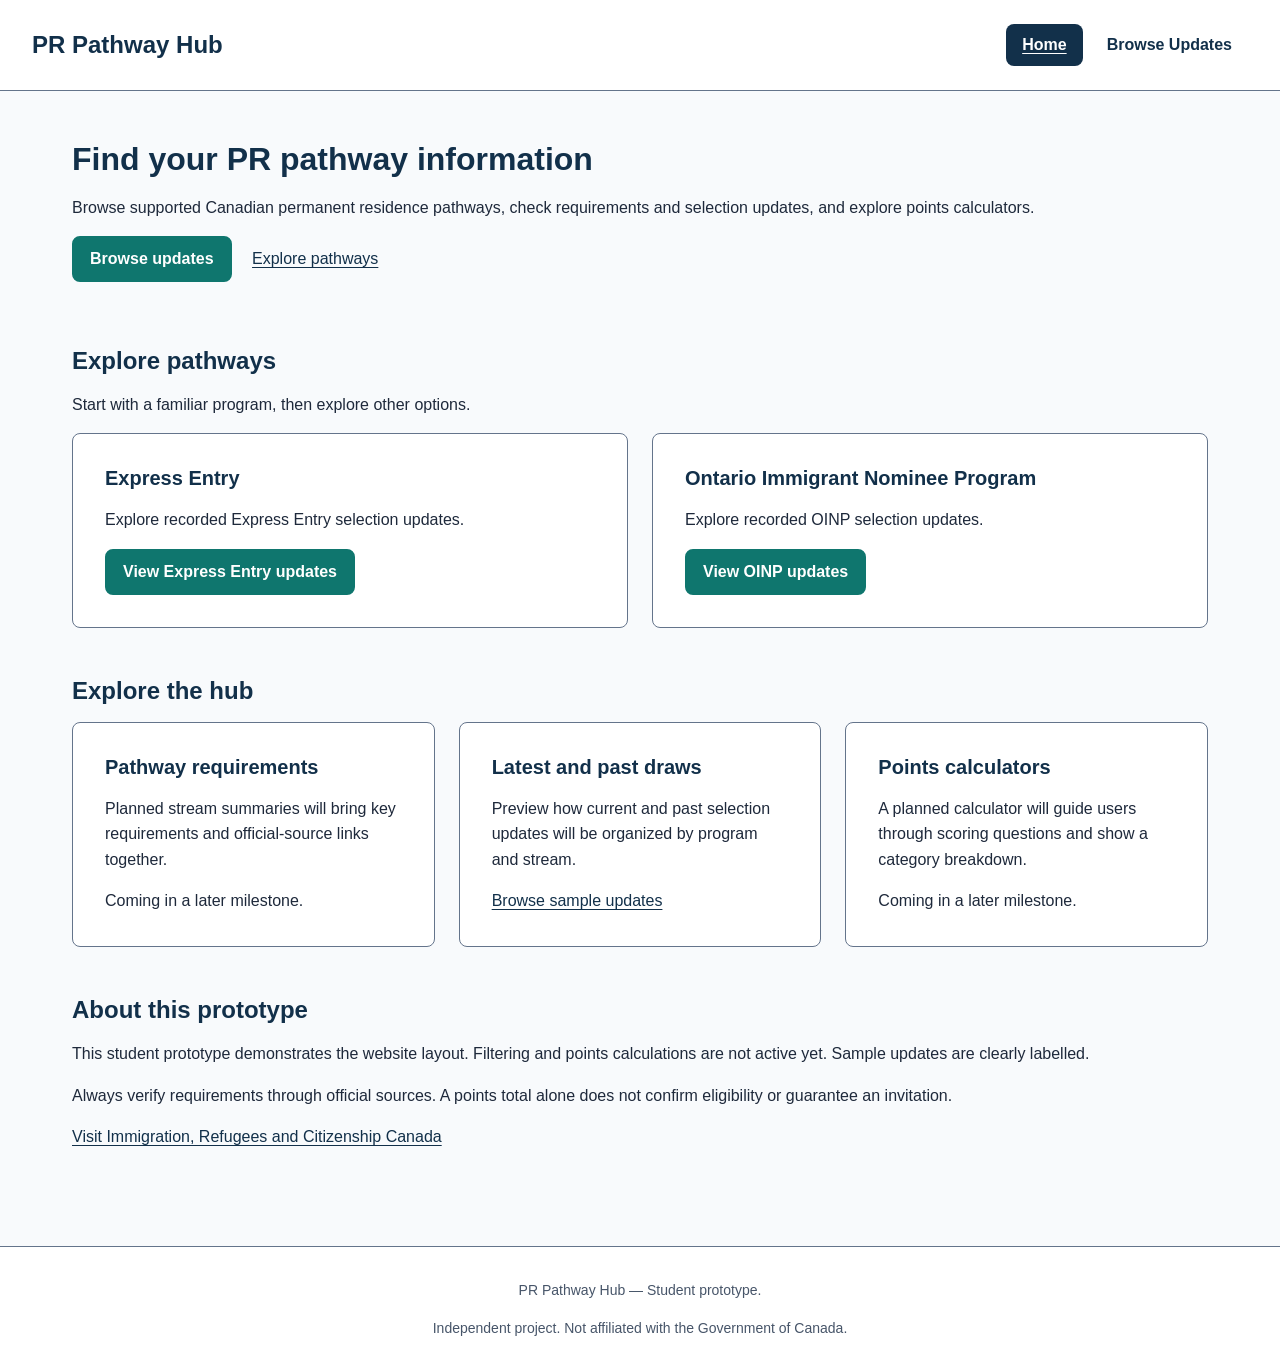
<file: site/index.html>
<!doctype html>
<html lang="en">
  <head>
    <meta charset="UTF-8" />
    <meta name="viewport" content="width=device-width, initial-scale=1.0" />
    <title>PR Pathway Hub — Home</title>
    <link rel="stylesheet" href="styles.css" />
  </head>

  <body>
    <header>
      <a href="index.html" class="site-name">PR Pathway Hub</a>

      <nav aria-label="Main navigation">
        <a href="index.html" class="active" aria-current="page">Home</a>
        <a href="updates.html">Browse Updates</a>
      </nav>
    </header>

    <main>
      <section aria-labelledby="intro-heading">
        <h1 id="intro-heading">Find your PR pathway information</h1>

        <p>
          Browse supported Canadian permanent residence pathways, check
          requirements and selection updates, and explore points calculators.
        </p>

        <a href="updates.html" class="btn">Browse updates</a>
        <a href="#pathways">Explore pathways</a>
      </section>

      <section id="pathways" aria-labelledby="pathways-heading">
        <h2 id="pathways-heading">Explore pathways</h2>
        <p>Start with a familiar program, then explore other options.</p>

        <ul class="card-grid">
          <li>
            <article class="card">
              <h3>Express Entry</h3>
              <p>Explore recorded Express Entry selection updates.</p>
              <a href="updates.html#express-entry" class="btn">
                View Express Entry updates
              </a>
            </article>
          </li>

          <li>
            <article class="card">
              <h3>Ontario Immigrant Nominee Program</h3>
              <p>Explore recorded OINP selection updates.</p>
              <a href="updates.html#oinp" class="btn"> View OINP updates </a>
            </article>
          </li>
        </ul>
      </section>

      <section aria-labelledby="features-heading">
        <h2 id="features-heading">Explore the hub</h2>

        <ul class="card-grid">
          <li>
            <article class="card">
              <h3>Pathway requirements</h3>
              <p>
                Planned stream summaries will bring key requirements and
                official-source links together.
              </p>
              <p>Coming in a later milestone.</p>
            </article>
          </li>

          <li>
            <article class="card">
              <h3>Latest and past draws</h3>
              <p>
                Preview how current and past selection updates will be organized
                by program and stream.
              </p>
              <a href="updates.html">Browse sample updates</a>
            </article>
          </li>

          <li>
            <article class="card">
              <h3>Points calculators</h3>
              <p>
                A planned calculator will guide users through scoring questions
                and show a category breakdown.
              </p>
              <p>Coming in a later milestone.</p>
            </article>
          </li>
        </ul>
      </section>

      <section aria-labelledby="prototype-heading">
        <h2 id="prototype-heading">About this prototype</h2>
        <p>
          This student prototype demonstrates the website layout. Filtering and
          points calculations are not active yet. Sample updates are clearly
          labelled.
        </p>
        <p>
          Always verify requirements through official sources. A points total
          alone does not confirm eligibility or guarantee an invitation.
        </p>
        <a
          href="https://www.canada.ca/en/services/immigration-citizenship.html"
        >
          Visit Immigration, Refugees and Citizenship Canada
        </a>
      </section>
    </main>

    <footer>
      <p>PR Pathway Hub — Student prototype.</p>
      <p>Independent project. Not affiliated with the Government of Canada.</p>
    </footer>
  </body>
</html>
</file>
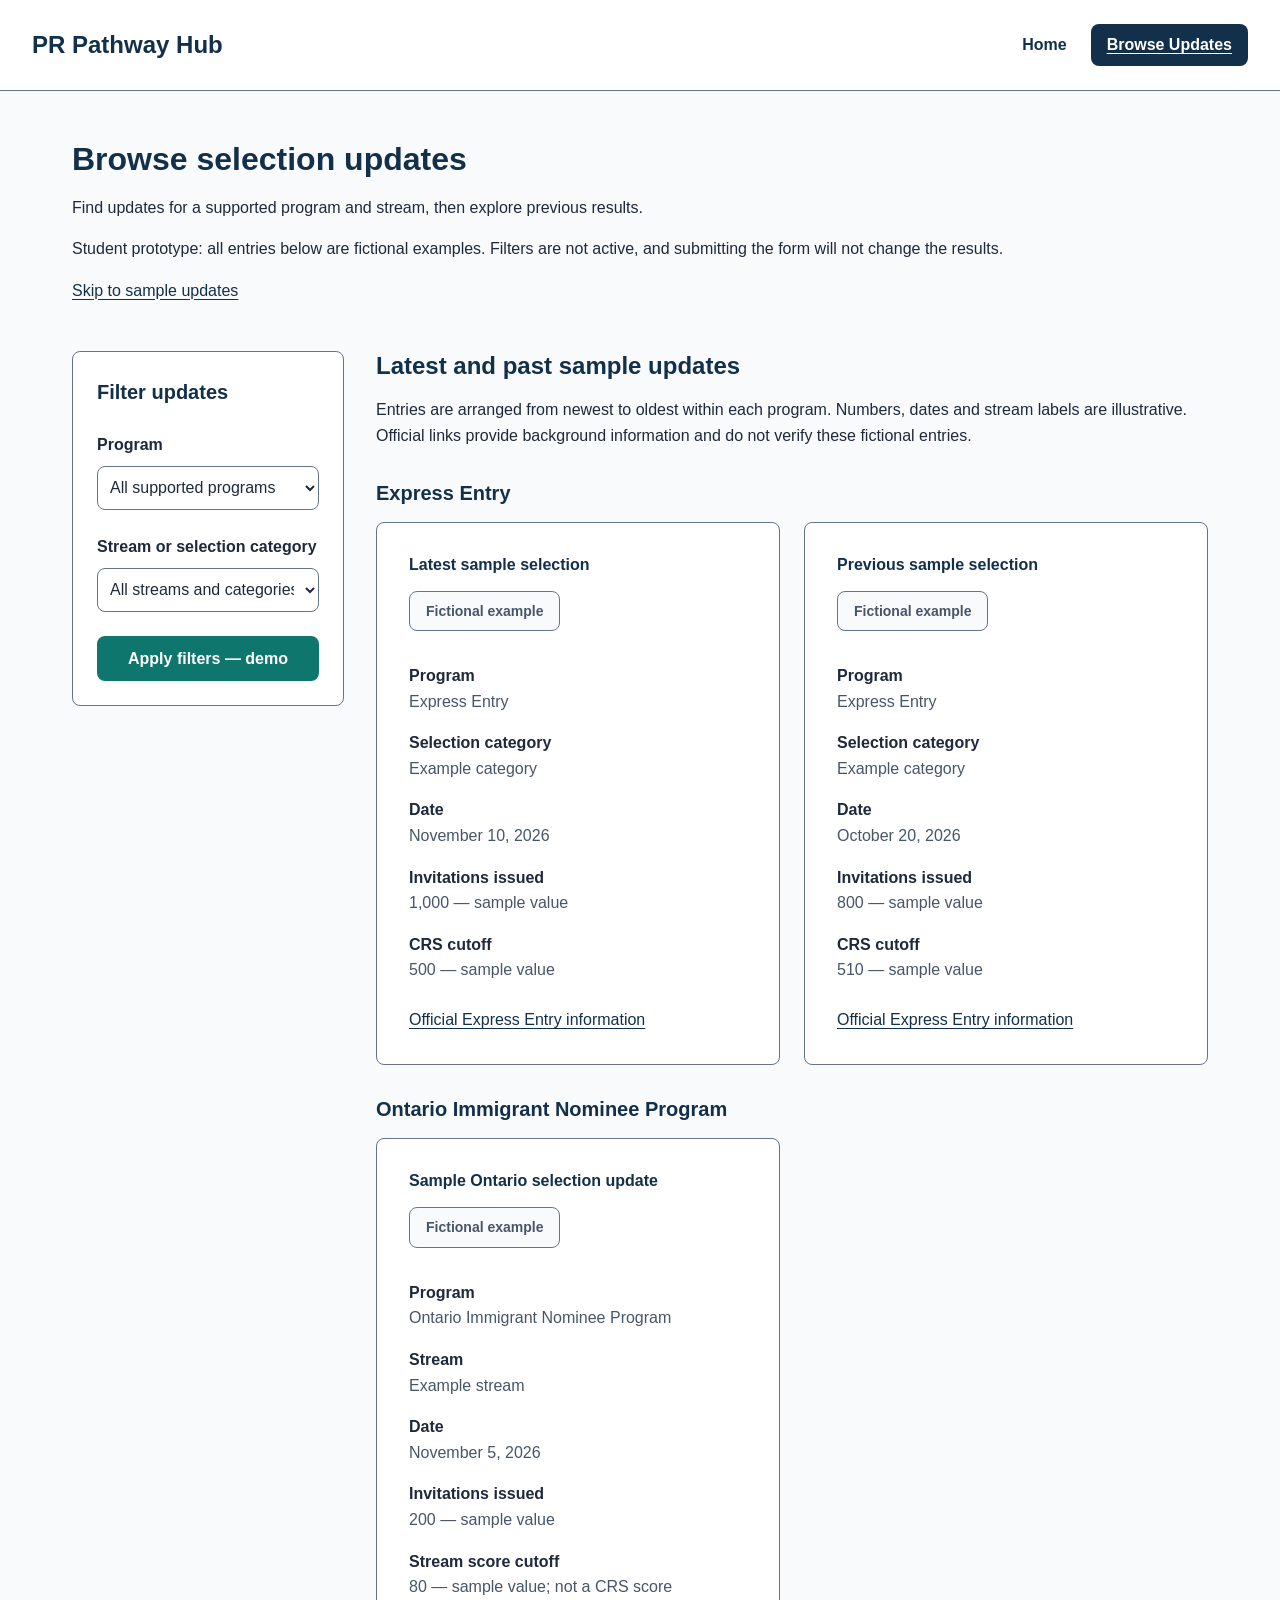
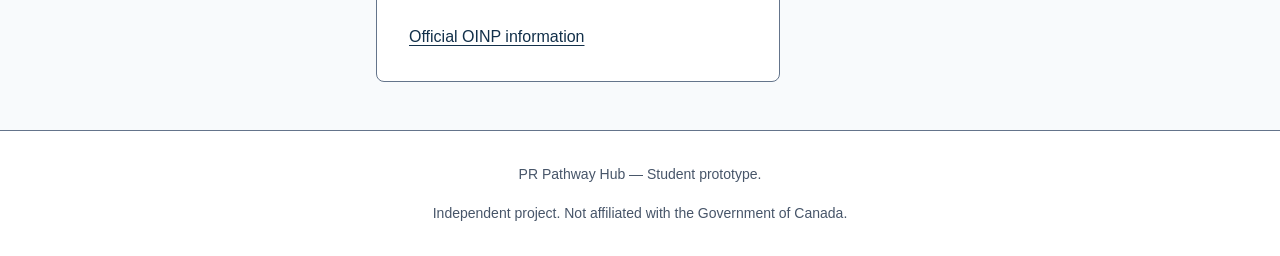
<file: site/updates.html>
<!doctype html>
<html lang="en">
  <head>
    <meta charset="UTF-8" />
    <meta name="viewport" content="width=device-width, initial-scale=1.0" />
    <title>PR Pathway Hub — Browse Updates</title>
    <link rel="stylesheet" href="styles.css" />
  </head>

  <body>
    <header>
      <a href="index.html" class="site-name">PR Pathway Hub</a>

      <nav aria-label="Main navigation">
        <a href="index.html">Home</a>
        <a href="updates.html" class="active" aria-current="page">
          Browse Updates
        </a>
      </nav>
    </header>

    <main>
      <section aria-labelledby="page-heading">
        <h1 id="page-heading">Browse selection updates</h1>
        <p>
          Find updates for a supported program and stream, then explore previous
          results.
        </p>
        <p id="prototype-note">
          Student prototype: all entries below are fictional examples. Filters
          are not active, and submitting the form will not change the results.
        </p>
        <a href="#results">Skip to sample updates</a>
      </section>

      <div class="updates-layout">
        <form
          action="updates.html"
          method="get"
          aria-describedby="prototype-note"
        >
          <fieldset>
            <legend>Filter updates</legend>

            <div class="form-group">
              <label for="program">Program</label>
              <select id="program" name="program">
                <option value="">All supported programs</option>
                <option value="express-entry">Express Entry</option>
                <option value="oinp">Ontario Immigrant Nominee Program</option>
              </select>
            </div>

            <div class="form-group">
              <label for="stream">Stream or selection category</label>
              <select id="stream" name="stream">
                <option value="">All streams and categories</option>
                <option value="ee-example">
                  Express Entry — example category
                </option>
                <option value="oinp-example">OINP — example stream</option>
              </select>
            </div>

            <button type="submit" class="btn">Apply filters — demo</button>
          </fieldset>
        </form>

        <section id="results" aria-labelledby="results-heading">
          <h2 id="results-heading">Latest and past sample updates</h2>
          <p>
            Entries are arranged from newest to oldest within each program.
            Numbers, dates and stream labels are illustrative. Official links
            provide background information and do not verify these fictional
            entries.
          </p>

          <section id="express-entry" aria-labelledby="ee-heading">
            <h3 id="ee-heading">Express Entry</h3>

            <ul class="card-grid">
              <li>
                <article class="card">
                  <h4>Latest sample selection</h4>
                  <p class="sample-label">Fictional example</p>

                  <dl>
                    <dt>Program</dt>
                    <dd>Express Entry</dd>

                    <dt>Selection category</dt>
                    <dd>Example category</dd>

                    <dt>Date</dt>
                    <dd>
                      <time datetime="2026-11-10">November 10, 2026</time>
                    </dd>

                    <dt>Invitations issued</dt>
                    <dd>1,000 — sample value</dd>

                    <dt>CRS cutoff</dt>
                    <dd>500 — sample value</dd>
                  </dl>

                  <a
                    href="https://www.canada.ca/en/immigration-refugees-citizenship/services/immigrate-canada/express-entry.html"
                  >
                    Official Express Entry information
                  </a>
                </article>
              </li>

              <li>
                <article class="card">
                  <h4>Previous sample selection</h4>
                  <p class="sample-label">Fictional example</p>

                  <dl>
                    <dt>Program</dt>
                    <dd>Express Entry</dd>

                    <dt>Selection category</dt>
                    <dd>Example category</dd>

                    <dt>Date</dt>
                    <dd><time datetime="2026-10-20">October 20, 2026</time></dd>

                    <dt>Invitations issued</dt>
                    <dd>800 — sample value</dd>

                    <dt>CRS cutoff</dt>
                    <dd>510 — sample value</dd>
                  </dl>

                  <a
                    href="https://www.canada.ca/en/immigration-refugees-citizenship/services/immigrate-canada/express-entry.html"
                  >
                    Official Express Entry information
                  </a>
                </article>
              </li>
            </ul>
          </section>

          <section id="oinp" aria-labelledby="oinp-heading">
            <h3 id="oinp-heading">Ontario Immigrant Nominee Program</h3>

            <ul class="card-grid">
              <li>
                <article class="card">
                  <h4>Sample Ontario selection update</h4>
                  <p class="sample-label">Fictional example</p>

                  <dl>
                    <dt>Program</dt>
                    <dd>Ontario Immigrant Nominee Program</dd>

                    <dt>Stream</dt>
                    <dd>Example stream</dd>

                    <dt>Date</dt>
                    <dd><time datetime="2026-11-05">November 5, 2026</time></dd>

                    <dt>Invitations issued</dt>
                    <dd>200 — sample value</dd>

                    <dt>Stream score cutoff</dt>
                    <dd>80 — sample value; not a CRS score</dd>
                  </dl>

                  <a
                    href="https://www.ontario.ca/page/ontario-immigrant-nominee-program-oinp"
                  >
                    Official OINP information
                  </a>
                </article>
              </li>
            </ul>
          </section>
        </section>
      </div>
    </main>

    <footer>
      <p>PR Pathway Hub — Student prototype.</p>
      <p>Independent project. Not affiliated with the Government of Canada.</p>
    </footer>
  </body>
</html>
</file>
<file: site/styles.css>
/* ==========================================================
   Studio Project 1 stylesheet
   Fill in the sections in order. Commit after each one.
   ========================================================== */

/* 1. DESIGN TOKENS */

:root {
  --color-bg: #f8fafc;
  --color-surface: #ffffff;
  --color-text: #1e293b;
  --color-primary: #12304a;
  --color-accent: #0f766e;
  --color-accent-dark: #115e59;
  --color-border: #64748b;
  --color-muted: #475569;

  --font-heading: "Segoe UI", Arial, sans-serif;
  --font-body: "Segoe UI", Arial, sans-serif;

  --text-small: 0.875rem;
  --text-body: 1rem;
  --text-h3: 1.25rem;
  --text-h2: 1.5rem;
  --text-h1: 2rem;

  --space-1: 0.5rem;
  --space-2: 1rem;
  --space-3: 1.5rem;
  --space-4: 2rem;
  --space-6: 3rem;

  --radius: 0.5rem;
  --content-width: 75rem;
  --line-height: 1.6;

  --focus-offset: 0.25rem;
  --control-height: 2.75rem;
  --underline-offset: 0.2em;
  --underline-hover: 0.15em;
}

/* 2. BASE */

*,
*::before,
*::after {
  box-sizing: border-box;
}

body {
  margin: 0;
  background: var(--color-bg);
  color: var(--color-text);
  font-family: var(--font-body);
  font-size: var(--text-body);
  line-height: var(--line-height);
}

img {
  display: block;
  max-width: 100%;
  height: auto;
}

h1,
h2,
h3,
h4 {
  margin: 0 0 var(--space-2);
  color: var(--color-primary);
  font-family: var(--font-heading);
  line-height: 1.25;
}

h1 {
  font-size: var(--text-h1);
}

h2 {
  font-size: var(--text-h2);
}

h3 {
  font-size: var(--text-h3);
}

h4 {
  font-size: var(--text-body);
}

p {
  margin: 0 0 var(--space-2);
}

a {
  color: var(--color-primary);
  text-underline-offset: var(--underline-offset);
  overflow-wrap: anywhere;
}

a:hover {
  text-decoration-thickness: var(--underline-hover);
}

a:focus-visible,
button:focus-visible,
select:focus-visible {
  outline: 3px solid var(--color-primary);
  outline-offset: var(--focus-offset);
}

button,
select {
  font: inherit;
}

main {
  width: 100%;
  max-width: var(--content-width);
  margin-inline: auto;
  padding: var(--space-4) var(--space-2);
}

main > section {
  margin-bottom: var(--space-6);
}

section {
  scroll-margin-top: var(--space-2);
}

section,
article,
form,
li {
  min-width: 0;
}

ul {
  margin: 0;
  padding: 0;
}

/* 3. HEADER AND NAVIGATION */

body > header {
  display: flex;
  flex-direction: column;
  gap: var(--space-2);
  padding: var(--space-3) var(--space-2);
  background: var(--color-surface);
  border-bottom: 1px solid var(--color-border);
}

.site-name {
  color: var(--color-primary);
  font-family: var(--font-heading);
  font-size: var(--text-h2);
  font-weight: 700;
  text-decoration: none;
}

nav {
  display: flex;
  flex-wrap: wrap;
  gap: var(--space-1);
}

nav a {
  display: inline-block;
  padding: var(--space-1) var(--space-2);
  border-radius: var(--radius);
  font-weight: 600;
  text-decoration: none;
}

nav a:hover {
  text-decoration: underline;
}

nav a.active {
  background: var(--color-primary);
  color: var(--color-surface);
  text-decoration: underline;
}

/* FOOTER */

body > footer {
  padding: var(--space-4) var(--space-2);
  background: var(--color-surface);
  color: var(--color-muted);
  border-top: 1px solid var(--color-border);
  font-size: var(--text-small);
  text-align: center;
}

body > footer p:last-child {
  margin-bottom: 0;
}

/* 4. LAYOUT */

.card-grid {
  display: grid;
  grid-template-columns: minmax(0, 1fr);
  gap: var(--space-3);
  list-style: none;
}

.card-grid > li {
  display: flex;
}

.updates-layout {
  display: grid;
  grid-template-columns: minmax(0, 1fr);
  gap: var(--space-4);
  align-items: start;
}

#results > section {
  margin-top: var(--space-4);
}

/* 5. REUSABLE COMPONENTS */

.card {
  width: 100%;
  padding: var(--space-3);
  background: var(--color-surface);
  border: 1px solid var(--color-border);
  border-radius: var(--radius);
  overflow-wrap: anywhere;
}

.card > :last-child {
  margin-bottom: 0;
}

.btn {
  display: inline-block;
  max-width: 100%;
  padding: var(--space-1) var(--space-2);
  background: var(--color-accent);
  color: var(--color-surface);
  border: 2px solid var(--color-accent);
  border-radius: var(--radius);
  font-weight: 600;
  line-height: var(--line-height);
  text-align: center;
  text-decoration: none;
  white-space: normal;
  overflow-wrap: anywhere;
  cursor: pointer;
}

.btn:hover {
  background: var(--color-accent-dark);
  border-color: var(--color-accent-dark);
  text-decoration: underline;
}

main > section:first-child .btn {
  margin-right: var(--space-2);
  margin-bottom: var(--space-2);
}

.sample-label {
  display: inline-block;
  padding: var(--space-1) var(--space-2);
  color: var(--color-muted);
  background: var(--color-bg);
  border: 1px solid var(--color-border);
  border-radius: var(--radius);
  font-size: var(--text-small);
  font-weight: 600;
}

dl {
  margin: 0 0 var(--space-3);
}

dt {
  margin-top: var(--space-2);
  font-weight: 700;
}

dd {
  margin: 0;
  color: var(--color-muted);
}

/* 6. FORMS */

form {
  padding: var(--space-3);
  background: var(--color-surface);
  border: 1px solid var(--color-border);
  border-radius: var(--radius);
}

fieldset {
  min-width: 0;
  margin: 0;
  padding: 0;
  border: 0;
}

legend {
  margin-bottom: var(--space-3);
  padding: 0;
  color: var(--color-primary);
  font-size: var(--text-h3);
  font-weight: 700;
}

.form-group {
  margin-bottom: var(--space-3);
}

label {
  display: block;
  margin-bottom: var(--space-1);
  font-weight: 600;
}

select {
  display: block;
  width: 100%;
  min-width: 0;
  min-height: var(--control-height);
  padding: var(--space-1);
  background: var(--color-surface);
  color: var(--color-text);
  border: 1px solid var(--color-border);
  border-radius: var(--radius);
}

form .btn {
  width: 100%;
}

/* 7. MOBILE-FIRST MEDIA QUERIES */

@media (min-width: 48rem) {
  body > header {
    flex-direction: row;
    align-items: center;
    justify-content: space-between;
    padding-inline: var(--space-4);
  }

  main {
    padding: var(--space-6) var(--space-4);
  }

  .card-grid {
    grid-template-columns: repeat(2, minmax(0, 1fr));
  }

  /* Result cards stay readable beside the filter sidebar. */
  #results .card-grid {
    grid-template-columns: minmax(0, 1fr);
  }

  .updates-layout {
    grid-template-columns: minmax(0, 17rem) minmax(0, 1fr);
  }
}

@media (min-width: 75rem) {
  #features-heading + .card-grid {
    grid-template-columns: repeat(3, minmax(0, 1fr));
  }

  #results .card-grid {
    grid-template-columns: repeat(2, minmax(0, 1fr));
  }

  .card {
    padding: var(--space-4);
  }
}
</file>
